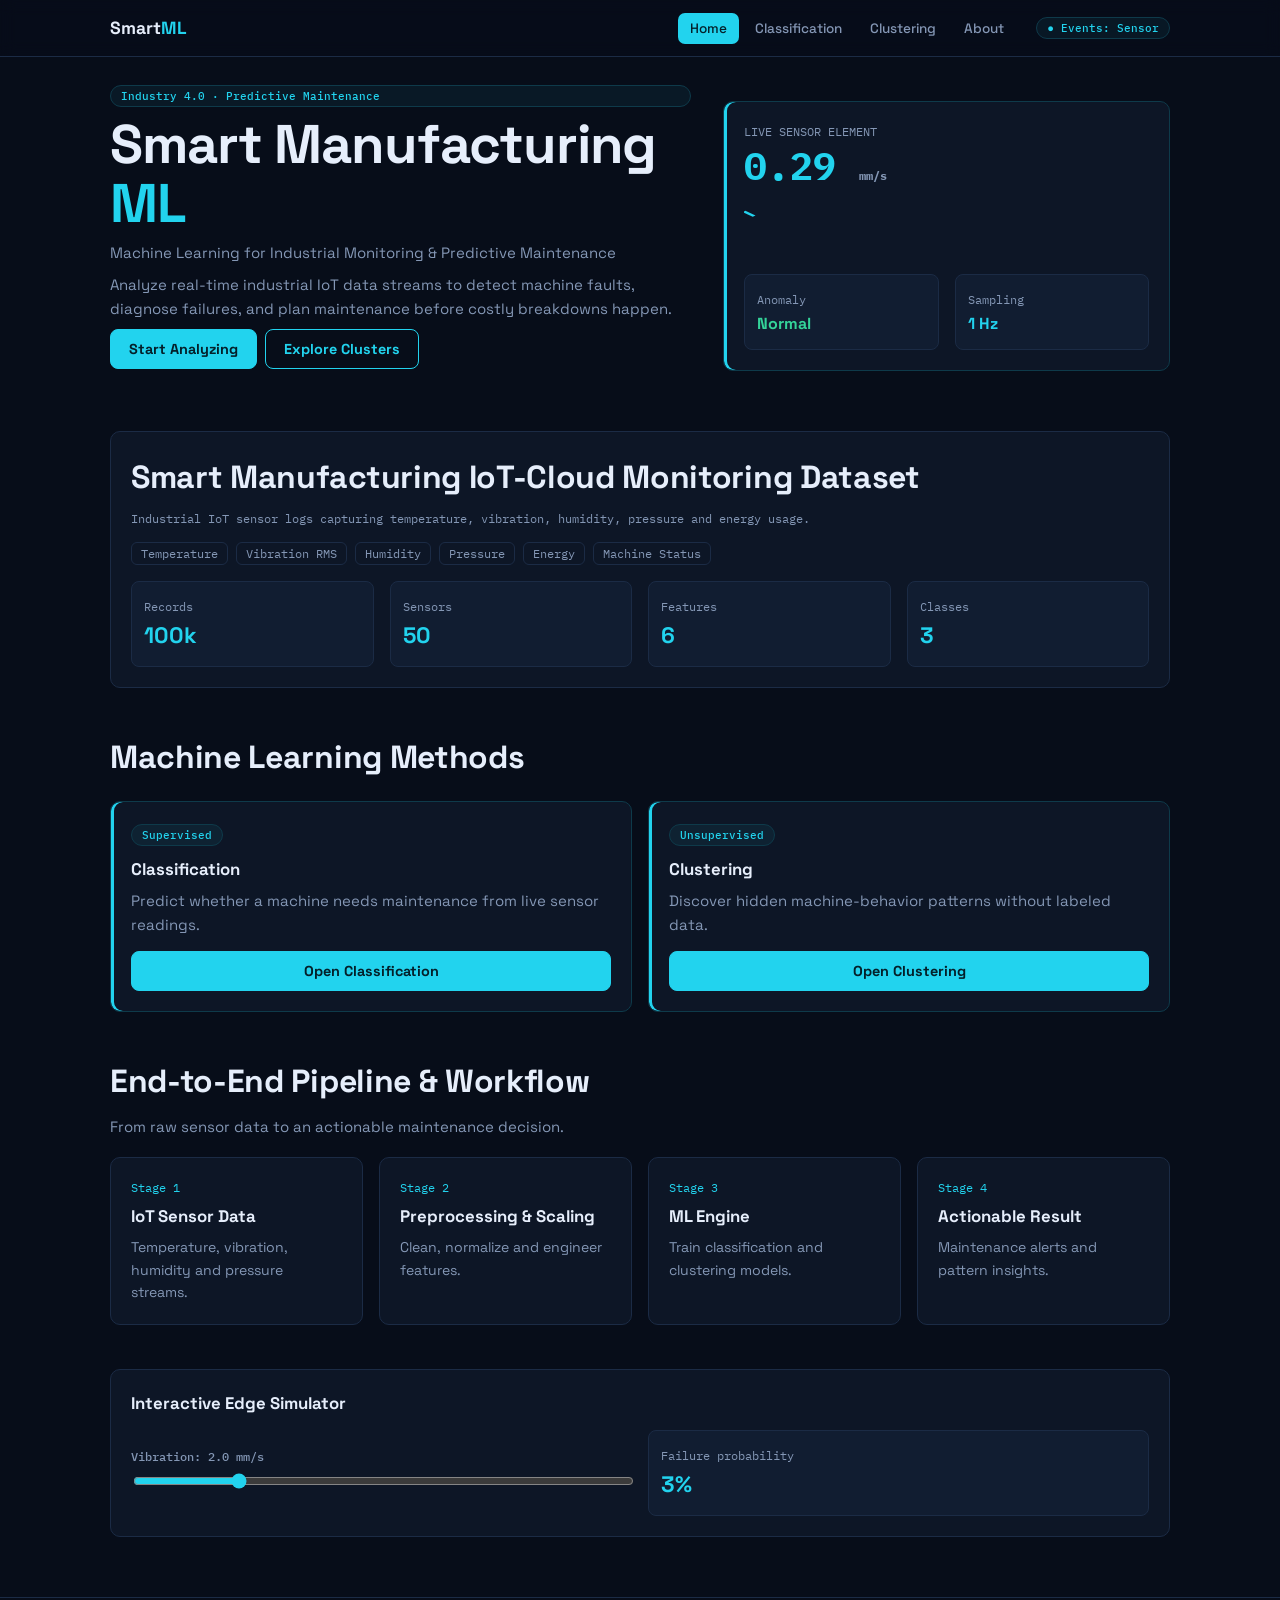
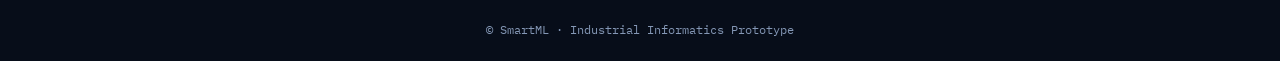
<file: smartml/index.html>
<!DOCTYPE html>
<html lang="en">
<head>
<meta charset="UTF-8">
<meta name="viewport" content="width=device-width, initial-scale=1, viewport-fit=cover">
<title>SmartML – Smart Manufacturing</title>
<link rel="preconnect" href="https://fonts.googleapis.com">
<link href="https://fonts.googleapis.com/css2?family=Space+Grotesk:wght@400;500;700&family=IBM+Plex+Mono:wght@400;500&display=swap" rel="stylesheet">
<link rel="stylesheet" href="css/tokens.css">
<link rel="stylesheet" href="css/base.css">
<link rel="stylesheet" href="css/layout.css">
<link rel="stylesheet" href="css/components.css">
<link rel="stylesheet" href="css/pages.css">
</head>
<body>

<!-- ========== NAVBAR ========== -->
<header class="nav">
  <div class="wrap">
    <a class="logo" href="#home">Smart<span class="cyan">ML</span></a>
    <nav class="tabs" aria-label="Main">
      <button class="tab" data-page="home">Home</button>
      <button class="tab" data-page="classification">Classification</button>
      <button class="tab" data-page="clustering">Clustering</button>
      <button class="tab" data-page="about">About</button>
    </nav>
    <span class="badge">● Events: Sensor</span>
  </div>
</header>

<main class="wrap">

<!-- ========== PAGE: HOME ========== -->
<section class="page" id="home">
  <div class="grid hero">
    <div class="head">
      <span class="badge">Industry 4.0 · Predictive Maintenance</span>
      <h1>Smart Manufacturing <span class="cyan">ML</span></h1>
      <p class="cyan">Machine Learning for Industrial Monitoring &amp; Predictive Maintenance</p>
      <p>Analyze real-time industrial IoT data streams to detect machine faults, diagnose failures, and plan maintenance before costly breakdowns happen.</p>
      <div class="chips">
        <button class="btn" data-go="classification">Start Analyzing</button>
        <button class="btn ghost" data-go="clustering">Explore Clusters</button>
      </div>
    </div>
    <div class="card accent" aria-live="polite">
      <div class="mono">LIVE SENSOR ELEMENT</div>
      <div class="live"><span id="liveVal">0.28</span> <span class="mono">mm/s</span></div>
      <svg class="spark" id="spark" viewBox="0 0 200 64" preserveAspectRatio="none"><polyline id="sparkLine" fill="none" stroke="#22d3ee" stroke-width="2"/></svg>
      <div class="grid g2" style="margin-top:12px">
        <div class="stat"><span class="mono">Anomaly</span><b id="liveAnom" style="font-size:1rem">Normal</b></div>
        <div class="stat"><span class="mono">Sampling</span><b style="font-size:1rem">1 Hz</b></div>
      </div>
    </div>
  </div>

  <div class="section card">
    <h2>Smart Manufacturing IoT-Cloud Monitoring Dataset</h2>
    <p class="mono" style="margin-top:6px">Industrial IoT sensor logs capturing temperature, vibration, humidity, pressure and energy usage.</p>
    <div class="chips" style="margin-top:14px">
      <span class="chip">Temperature</span><span class="chip">Vibration RMS</span><span class="chip">Humidity</span><span class="chip">Pressure</span><span class="chip">Energy</span><span class="chip">Machine Status</span>
    </div>
    <div class="grid g4 keep2" style="margin-top:16px">
      <div class="stat"><span class="mono">Records</span><b>100k</b></div>
      <div class="stat"><span class="mono">Sensors</span><b>50</b></div>
      <div class="stat"><span class="mono">Features</span><b>6</b></div>
      <div class="stat"><span class="mono">Classes</span><b>3</b></div>
    </div>
  </div>

  <div class="section">
    <div class="head"><h2>Machine Learning Methods</h2></div>
    <div class="grid g2">
      <article class="card accent">
        <span class="badge">Supervised</span>
        <h3 style="margin-top:10px">Classification</h3>
        <p style="color:var(--muted);margin:6px 0 14px">Predict whether a machine needs maintenance from live sensor readings.</p>
        <button class="btn block" data-go="classification">Open Classification</button>
      </article>
      <article class="card accent">
        <span class="badge">Unsupervised</span>
        <h3 style="margin-top:10px">Clustering</h3>
        <p style="color:var(--muted);margin:6px 0 14px">Discover hidden machine-behavior patterns without labeled data.</p>
        <button class="btn block" data-go="clustering">Open Clustering</button>
      </article>
    </div>
  </div>

  <div class="section">
    <div class="head"><h2>End-to-End Pipeline &amp; Workflow</h2><p>From raw sensor data to an actionable maintenance decision.</p></div>
    <div class="grid g4 keep2" id="pipeline"></div>
  </div>

  <div class="section card">
    <h3>Interactive Edge Simulator</h3>
    <div class="grid g2" style="margin-top:14px;align-items:center">
      <div>
        <label for="simVib">Vibration: <span id="simVibOut">2.0</span> mm/s</label>
        <input id="simVib" type="range" min="0" max="10" step="0.1" value="2">
      </div>
      <div class="stat"><span class="mono">Failure probability</span><b id="simRisk">12%</b></div>
    </div>
  </div>
</section>

<!-- ========== PAGE: CLASSIFICATION ========== -->
<section class="page" id="classification">
  <div class="head">
    <span class="badge">Supervised Learning · Classification</span>
    <h1>Maintenance Prediction</h1>
    <p>Predict maintenance needs from sensor readings using an ensemble model.</p>
  </div>
  <div class="grid" style="grid-template-columns:1fr 1fr;gap:20px" id="clsGrid">
    <div class="card">
      <h3>Input Sensor Data</h3>
      <div class="grid g2" style="margin-top:14px">
        <div class="field"><label for="fTemp">Temperature (°C)</label><input id="fTemp" type="number" value="78.2"></div>
        <div class="field"><label for="fVib">Vibration (mm/s)</label><input id="fVib" type="number" step="0.1" value="1.8"></div>
        <div class="field"><label for="fHum">Humidity (%)</label><input id="fHum" type="number" value="45"></div>
        <div class="field"><label for="fPres">Pressure (bar)</label><input id="fPres" type="number" step="0.1" value="6.2"></div>
        <div class="field"><label for="fEnergy">Energy (kWh)</label><input id="fEnergy" type="number" value="140"></div>
        <div class="field"><label for="fStatus">Machine status</label><select id="fStatus"><option>Running</option><option>Idle</option><option>Overload</option></select></div>
      </div>
      <button class="btn block" id="predictBtn">Predict Maintenance</button>
    </div>
    <div class="grid" style="align-content:start">
      <div class="card result" id="clsResult" aria-live="polite">
        <div class="mono">Prediction</div>
        <h2 id="clsLabel">Run a prediction</h2>
        <p style="color:var(--muted)" id="clsNote">Fill the sensor form and press Predict.</p>
        <div class="bar" style="margin-top:12px"><i id="clsBar" style="width:0;background:var(--green)"></i></div>
      </div>
      <div class="card">
        <h3>Model Performance</h3>
        <div class="grid g4 keep2" style="margin-top:12px">
          <div class="stat"><span class="mono">Accuracy</span><b>94.9%</b></div>
          <div class="stat"><span class="mono">Precision</span><b>93.2%</b></div>
          <div class="stat"><span class="mono">Recall</span><b>95.4%</b></div>
          <div class="stat"><span class="mono">F1</span><b>94.3%</b></div>
        </div>
      </div>
    </div>
  </div>
</section>

<!-- ========== PAGE: CLUSTERING ========== -->
<section class="page" id="clustering">
  <div class="head">
    <span class="badge">Unsupervised Learning · Clustering</span>
    <h1>Machine Pattern Clustering</h1>
    <p>Group similar operating conditions based on their sensor characteristics using high-dimensional reduction.</p>
  </div>
  <div class="grid" style="grid-template-columns:.8fr 1.4fr;gap:20px" id="cluGrid">
    <div class="grid" style="align-content:start">
      <div class="card">
        <h3>Hyperparameters</h3>
        <div class="field" style="margin-top:14px"><label for="algo">Select algorithm</label>
          <select id="algo"><option>K-Means (Min-Batch enabled)</option><option>DBSCAN</option><option>Gaussian Mixture</option></select></div>
        <div class="field"><label for="kNum">Number of clusters (k): <span id="kOut">3</span></label><input id="kNum" type="range" min="2" max="5" value="3"></div>
        <button class="btn block" id="clusterBtn">Run Clustering</button>
      </div>
      <div class="card">
        <div class="grid g3">
          <div class="stat"><span class="mono">Clusters</span><b id="sK">3</b></div>
          <div class="stat"><span class="mono">Samples</span><b>100k</b></div>
          <div class="stat"><span class="mono">Silhouette</span><b id="sSil">0.68</b></div>
        </div>
        <div class="bar" id="dist" style="margin-top:14px"></div>
      </div>
    </div>
    <div class="grid" style="align-content:start">
      <div class="card">
        <h3>Machine Clusters PCA 2D Projection</h3>
        <svg id="scatter" viewBox="0 0 400 260" role="img" aria-label="PCA scatter plot of machine clusters"></svg>
        <div class="legend mono" id="legend" style="margin-top:8px"></div>
      </div>
      <div class="card scroll">
        <h3>Centroid Characterization</h3>
        <table><thead><tr><th>Cluster</th><th>Points</th><th>Avg Temp</th><th>Avg Vib</th></tr></thead><tbody id="cTable"></tbody></table>
      </div>
    </div>
  </div>
</section>

<!-- ========== PAGE: ABOUT ========== -->
<section class="page" id="about">
  <div class="head">
    <span class="badge">Project Overview</span>
    <h1>About <span class="cyan">SmartML</span></h1>
    <p>SmartML is a web-based ML application for analyzing smart manufacturing and industrial IoT data, created as a prototype for predictive maintenance and machine behavior analysis.</p>
  </div>
  <div class="grid g3">
    <div class="card"><h3>Smart IoT Systems</h3><p class="mono">Connected sensors</p></div>
    <div class="card"><h3>Dual Paradigms</h3><p class="mono">Supervised + Unsupervised</p></div>
    <div class="card"><h3>Pure Telemetry</h3><p class="mono">Real-time signals</p></div>
  </div>
  <div class="section card accent">
    <h2>Smart Manufacturing IoT-Cloud Monitoring Dataset</h2>
    <p style="color:var(--muted);margin:8px 0 14px;max-width:70ch">Contains ~100k records from 50 industrial machines with telemetry: vibration, humidity, temperature, pressure, energy consumption, and operating state.</p>
    <div class="grid g4 keep2">
      <div class="stat"><span class="mono">Machines</span><b>50</b></div>
      <div class="stat"><span class="mono">Records</span><b>100k</b></div>
      <div class="stat"><span class="mono">Features</span><b>6</b></div>
      <div class="stat"><span class="mono">Classes</span><b>3</b></div>
    </div>
  </div>
  <div class="section">
    <div class="head"><h2>Machine Learning Methodology</h2></div>
    <div class="grid g2">
      <div class="card"><h3>Classification Engine</h3>
        <ul class="list"><li>Decision Tree <span class="mono">Baseline</span></li><li>Random Forest <span class="mono">Ensemble</span></li><li>Gradient Boosting <span class="mono">Ensemble</span></li></ul></div>
      <div class="card"><h3>Clustering Engine</h3>
        <ul class="list"><li>K-Means <span class="mono">Centroid</span></li><li>Agglomerative <span class="mono">Hierarchical</span></li><li>PCA Projection <span class="mono">2D view</span></li></ul></div>
    </div>
  </div>
  <div class="section">
    <div class="head"><h2>Industrial Informatics Tech Stack</h2></div>
    <div class="grid g4 keep2">
      <div class="card"><h3>Python</h3><p class="mono">Core language</p></div>
      <div class="card"><h3>Scikit-learn</h3><p class="mono">ML algorithms</p></div>
      <div class="card"><h3>Pandas</h3><p class="mono">Data handling</p></div>
      <div class="card"><h3>NumPy</h3><p class="mono">Numeric compute</p></div>
    </div>
  </div>
</section>

</main>

<footer><div class="wrap mono">© SmartML · Industrial Informatics Prototype</div></footer>

<!-- Scripts: classic scripts, order matters -->
<script src="js/data.js"></script>
<script src="js/router.js"></script>
<script src="js/home.js"></script>
<script src="js/classification.js"></script>
<script src="js/clustering.js"></script>
<script src="js/main.js"></script>
</body>
</html>
</file>
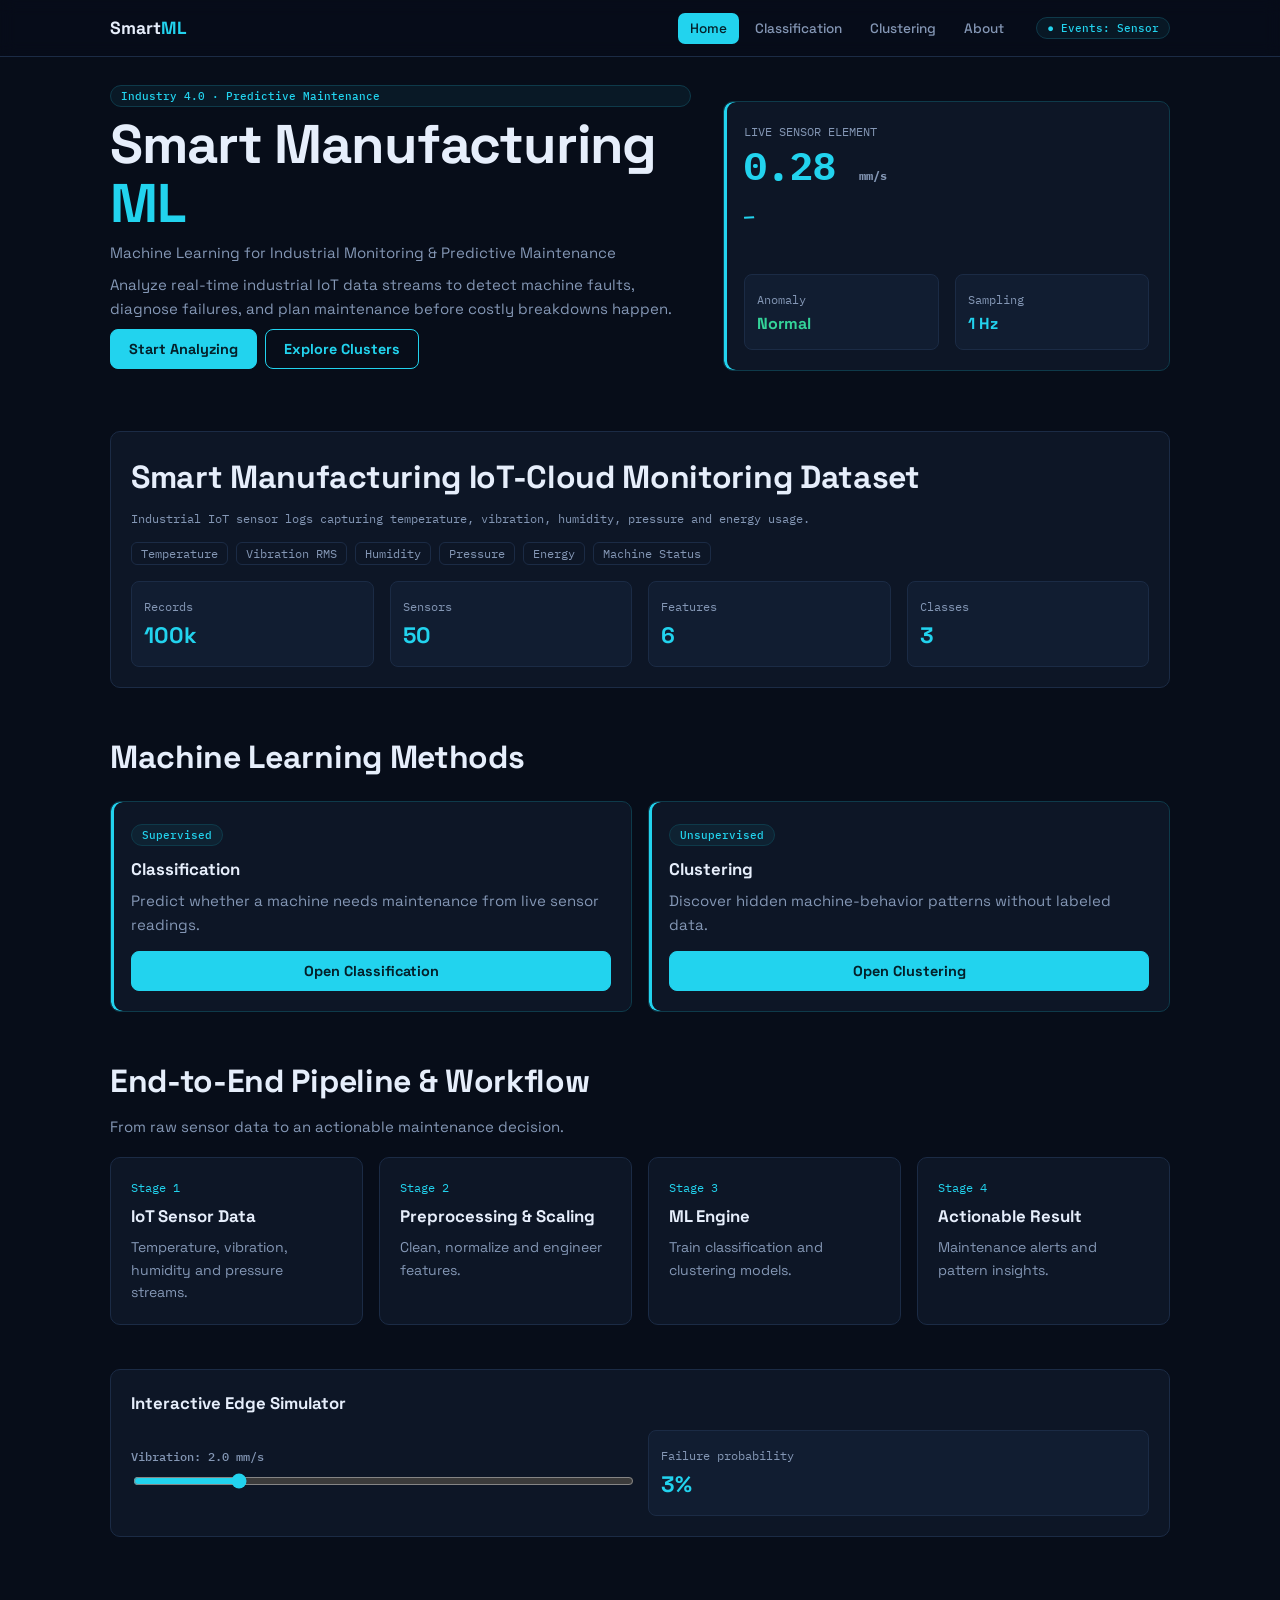
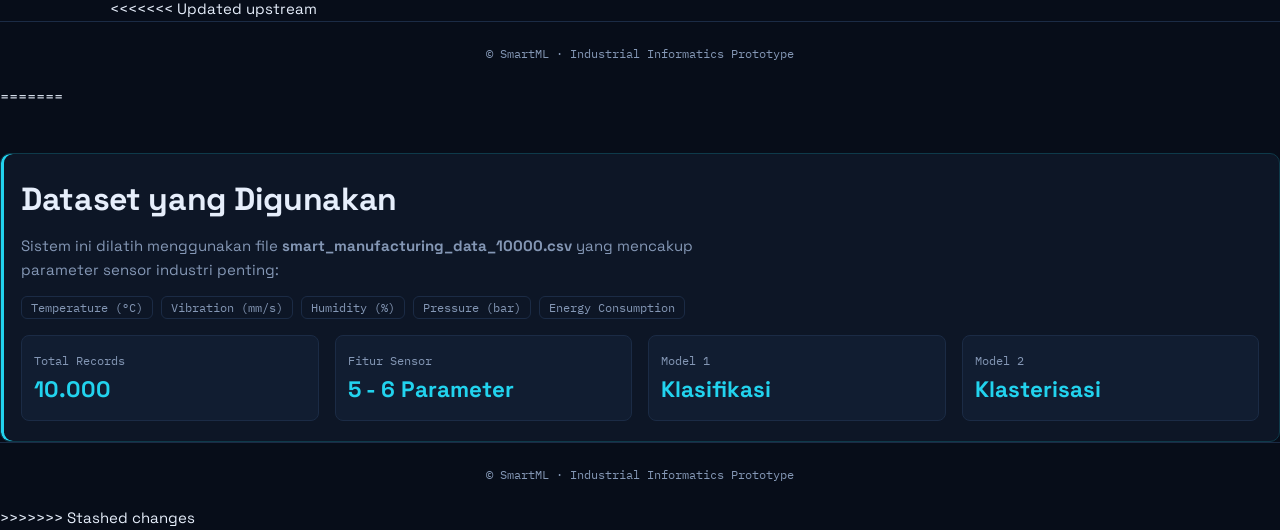
<file: templates/index.html>
<!DOCTYPE html>
<html lang="en">
<head>
<meta charset="UTF-8">
<meta name="viewport" content="width=device-width, initial-scale=1, viewport-fit=cover">
<title>SmartML – Smart Manufacturing</title>
<link rel="preconnect" href="https://fonts.googleapis.com">
<link href="https://fonts.googleapis.com/css2?family=Space+Grotesk:wght@400;500;700&family=IBM+Plex+Mono:wght@400;500&display=swap" rel="stylesheet">
<link rel="stylesheet" href="/static/css/tokens.css">
<link rel="stylesheet" href="/static/css/base.css">
<link rel="stylesheet" href="/static/css/layout.css">
<link rel="stylesheet" href="/static/css/components.css">
<link rel="stylesheet" href="/static/css/pages.css">
</head>
<body>

<!-- ========== NAVBAR ========== -->
<header class="nav">
  <div class="wrap">
    <a class="logo" href="#home">Smart<span class="cyan">ML</span></a>
    <nav class="tabs" aria-label="Main">
      <button class="tab" data-page="home">Home</button>
      <button class="tab" data-page="classification">Classification</button>
      <button class="tab" data-page="clustering">Clustering</button>
      <button class="tab" data-page="about">About</button>
    </nav>
    <span class="badge">● Events: Sensor</span>
  </div>
</header>

<main class="wrap">

<!-- ========== PAGE: HOME ========== -->
<section class="page" id="home">
  <div class="grid hero">
    <div class="head">
      <span class="badge">Industry 4.0 · Predictive Maintenance</span>
      <h1>Smart Manufacturing <span class="cyan">ML</span></h1>
      <p class="cyan">Machine Learning for Industrial Monitoring &amp; Predictive Maintenance</p>
      <p>Analyze real-time industrial IoT data streams to detect machine faults, diagnose failures, and plan maintenance before costly breakdowns happen.</p>
      <div class="chips">
        <button class="btn" data-go="classification">Start Analyzing</button>
        <button class="btn ghost" data-go="clustering">Explore Clusters</button>
      </div>
    </div>
    <div class="card accent" aria-live="polite">
      <div class="mono">LIVE SENSOR ELEMENT</div>
      <div class="live"><span id="liveVal">0.28</span> <span class="mono">mm/s</span></div>
      <svg class="spark" id="spark" viewBox="0 0 200 64" preserveAspectRatio="none"><polyline id="sparkLine" fill="none" stroke="#22d3ee" stroke-width="2"/></svg>
      <div class="grid g2" style="margin-top:12px">
        <div class="stat"><span class="mono">Anomaly</span><b id="liveAnom" style="font-size:1rem">Normal</b></div>
        <div class="stat"><span class="mono">Sampling</span><b style="font-size:1rem">1 Hz</b></div>
      </div>
    </div>
  </div>

  <div class="section card">
    <h2>Smart Manufacturing IoT-Cloud Monitoring Dataset</h2>
    <p class="mono" style="margin-top:6px">Industrial IoT sensor logs capturing temperature, vibration, humidity, pressure and energy usage.</p>
    <div class="chips" style="margin-top:14px">
      <span class="chip">Temperature</span><span class="chip">Vibration RMS</span><span class="chip">Humidity</span><span class="chip">Pressure</span><span class="chip">Energy</span><span class="chip">Machine Status</span>
    </div>
    <div class="grid g4 keep2" style="margin-top:16px">
      <div class="stat"><span class="mono">Records</span><b>100k</b></div>
      <div class="stat"><span class="mono">Sensors</span><b>50</b></div>
      <div class="stat"><span class="mono">Features</span><b>6</b></div>
      <div class="stat"><span class="mono">Classes</span><b>3</b></div>
    </div>
  </div>

  <div class="section">
    <div class="head"><h2>Machine Learning Methods</h2></div>
    <div class="grid g2">
      <article class="card accent">
        <span class="badge">Supervised</span>
        <h3 style="margin-top:10px">Classification</h3>
        <p style="color:var(--muted);margin:6px 0 14px">Predict whether a machine needs maintenance from live sensor readings.</p>
        <button class="btn block" data-go="classification">Open Classification</button>
      </article>
      <article class="card accent">
        <span class="badge">Unsupervised</span>
        <h3 style="margin-top:10px">Clustering</h3>
        <p style="color:var(--muted);margin:6px 0 14px">Discover hidden machine-behavior patterns without labeled data.</p>
        <button class="btn block" data-go="clustering">Open Clustering</button>
      </article>
    </div>
  </div>

  <div class="section">
    <div class="head"><h2>End-to-End Pipeline &amp; Workflow</h2><p>From raw sensor data to an actionable maintenance decision.</p></div>
    <div class="grid g4 keep2" id="pipeline"></div>
  </div>

  <div class="section card">
    <h3>Interactive Edge Simulator</h3>
    <div class="grid g2" style="margin-top:14px;align-items:center">
      <div>
        <label for="simVib">Vibration: <span id="simVibOut">2.0</span> mm/s</label>
        <input id="simVib" type="range" min="0" max="10" step="0.1" value="2">
      </div>
      <div class="stat"><span class="mono">Failure probability</span><b id="simRisk">12%</b></div>
    </div>
  </div>
</section>

<!-- ========== PAGE: CLASSIFICATION ========== -->
<section class="page" id="classification">
  <div class="head">
    <span class="badge">Supervised Learning · Classification</span>
    <h1>Maintenance Prediction</h1>
    <p>Predict maintenance needs from sensor readings using an ensemble model.</p>
  </div>
  <div class="grid" style="grid-template-columns:1fr 1fr;gap:20px" id="clsGrid">
    <div class="card">
      <h3>Input Sensor Data</h3>
      <div class="grid g2" style="margin-top:14px">
        <div class="field"><label for="fTemp">Temperature (°C)</label><input id="fTemp" type="number" step="0.1" value="78.2"></div>
        <div class="field"><label for="fVib">Vibration (mm/s)</label><input id="fVib" type="number" step="0.1" value="1.8"></div>
        <div class="field"><label for="fHum">Humidity (%)</label><input id="fHum" type="number" step="0.1" value="45"></div>
        <div class="field"><label for="fPres">Pressure (bar)</label><input id="fPres" type="number" step="0.1" value="6.2"></div>
        <div class="field"><label for="fEnergy">Energy (kWh)</label><input id="fEnergy" type="number" step="0.1" value="140"></div>
        <div class="field"><label for="fLife">Predicted Remaining Life (Hours)</label><input id="fLife" type="number" step="1" value="120"></div>
      </div>
      <button class="btn block" id="predictBtn">Predict Maintenance</button>
    </div>
    <div class="grid" style="align-content:start">
      <div class="card result" id="clsResult" aria-live="polite">
        <div class="mono">Prediction</div>
        <h2 id="clsLabel">Run a prediction</h2>
        <p style="color:var(--muted)" id="clsNote">Fill the sensor form and press Predict.</p>
        <div class="bar" style="margin-top:12px"><i id="clsBar" style="width:0;background:var(--green)"></i></div>
      </div>
      <div class="card">
        <h3>Model Performance</h3>
        <div class="grid g4 keep2" style="margin-top:12px">
          <div class="stat"><span class="mono">Accuracy</span><b>94.9%</b></div>
          <div class="stat"><span class="mono">Precision</span><b>93.2%</b></div>
          <div class="stat"><span class="mono">Recall</span><b>95.4%</b></div>
          <div class="stat"><span class="mono">F1</span><b>94.3%</b></div>
        </div>
<<<<<<< Updated upstream
      </div>
    </div>
  </div>
</section>

<!-- ========== PAGE: CLUSTERING ========== -->
<section class="page" id="clustering">
  <div class="head">
    <span class="badge">Unsupervised Learning · Clustering</span>
    <h1>Machine Pattern Clustering</h1>
    <p>Group similar operating conditions based on their sensor characteristics using high-dimensional reduction.</p>
  </div>
  <div class="grid" style="grid-template-columns:.8fr 1.4fr;gap:20px" id="cluGrid">
    <div class="grid" style="align-content:start">
      <div class="card">
        <h3>Hyperparameters</h3>
        <div class="field" style="margin-top:14px"><label for="algo">Select algorithm</label>
          <select id="algo"><option>K-Means (Min-Batch enabled)</option><option>DBSCAN</option><option>Gaussian Mixture</option></select></div>
        <div class="field"><label for="kNum">Number of clusters (k): <span id="kOut">3</span></label><input id="kNum" type="range" min="2" max="5" value="3"></div>
        <button class="btn block" id="clusterBtn">Run Clustering</button>
      </div>
      <div class="card">
        <div class="grid g3">
          <div class="stat"><span class="mono">Clusters</span><b id="sK">3</b></div>
          <div class="stat"><span class="mono">Samples</span><b>100k</b></div>
          <div class="stat"><span class="mono">Silhouette</span><b id="sSil">0.68</b></div>
=======

        <!-- DATASET -->

        <div class="section card">
          <h2>Smart Manufacturing IoT-Cloud Monitoring Dataset</h2>

          <p class="mono" style="margin-top: 6px">Industrial IoT sensor logs capturing temperature, vibration, humidity, pressure and energy usage.</p>

          <div class="chips" style="margin-top: 14px">
            <span class="chip">Temperature</span>
            <span class="chip">Vibration RMS</span>
            <span class="chip">Humidity</span>
            <span class="chip">Pressure</span>
            <span class="chip">Energy</span>
            <span class="chip">Machine Status</span>
          </div>

          <div class="grid g4 keep2" style="margin-top: 16px">
            <div class="stat">
              <span class="mono">Records</span>
              <b>100k</b>
            </div>

            <div class="stat">
              <span class="mono">Sensors</span>
              <b>50</b>
            </div>

            <div class="stat">
              <span class="mono">Features</span>
              <b>6</b>
            </div>

            <div class="stat">
              <span class="mono">Classes</span>
              <b>3</b>
            </div>
          </div>
        </div>

        <!-- METHODS -->

        <div class="section">
          <div class="head">
            <h2>Machine Learning Methods</h2>
          </div>

          <div class="grid g2">
            <article class="card accent">
              <span class="badge"> Supervised </span>

              <h3 style="margin-top: 10px">Classification</h3>

              <p style="color: var(--muted); margin: 6px 0 14px">Predict whether a machine needs maintenance from live sensor readings.</p>

              <button class="btn block" data-go="classification">Open Classification</button>
            </article>

            <article class="card accent">
              <span class="badge"> Unsupervised </span>

              <h3 style="margin-top: 10px">Clustering</h3>

              <p style="color: var(--muted); margin: 6px 0 14px">Discover hidden machine-behavior patterns without labeled data.</p>

              <button class="btn block" data-go="clustering">Open Clustering</button>
            </article>
          </div>
        </div>

        <!-- PIPELINE -->

        <div class="section">
          <div class="head">
            <h2>End-to-End Pipeline &amp; Workflow</h2>

            <p>From raw sensor data to an actionable maintenance decision.</p>
          </div>

          <div class="grid g4 keep2" id="pipeline"></div>
        </div>

        <!-- SIMULATOR -->

        <div class="section card">
          <h3>Interactive Edge Simulator</h3>

          <div class="grid g2" style="margin-top: 14px; align-items: center">
            <div>
              <label for="simVib">
                Vibration:
                <span id="simVibOut">2.0</span>
                mm/s
              </label>

              <input id="simVib" type="range" min="0" max="10" step="0.1" value="2" />
            </div>

            <div class="stat">
              <span class="mono"> Failure probability </span>

              <b id="simRisk"> 12% </b>
            </div>
          </div>
        </div>
      </section>

      <!-- ========================================================= -->
      <!-- CLASSIFICATION -->
      <!-- ========================================================= -->

      <section class="page" id="classification">
        <div class="head">
          <span class="badge"> Supervised Learning · Classification </span>

          <h1>Maintenance Prediction</h1>

          <p>Predict maintenance needs from sensor readings using an ensemble model.</p>
        </div>

        <div class="grid" style="grid-template-columns: 1fr 1fr; gap: 20px" id="clsGrid">
          <!-- INPUT -->

          <div class="card">
            <h3>Input Sensor Data</h3>

            <div class="grid g2" style="margin-top: 14px">
              <div class="field">
                <label for="fTemp"> Temperature (°C) </label>

                <input id="fTemp" type="number" step="0.1" value="78.2" />
              </div>

              <div class="field">
                <label for="fVib"> Vibration (mm/s) </label>

                <input id="fVib" type="number" step="0.1" value="1.8" />
              </div>

              <div class="field">
                <label for="fHum"> Humidity (%) </label>

                <input id="fHum" type="number" step="0.1" value="45" />
              </div>

              <div class="field">
                <label for="fPres"> Pressure (bar) </label>

                <input id="fPres" type="number" step="0.1" value="6.2" />
              </div>

              <div class="field">
                <label for="fEnergy"> Energy (kWh) </label>

                <input id="fEnergy" type="number" step="0.1" value="140" />
              </div>

              <div class="field">
                <label for="fLife"> Predicted Remaining Life (Hours) </label>

                <input id="fLife" type="number" step="1" value="120" />
              </div>
            </div>

            <button class="btn block" id="predictBtn">Predict Maintenance</button>
          </div>

          <!-- RESULT -->

          <div class="grid" style="align-content: start">
            <div class="card result" id="clsResult" aria-live="polite">
              <div class="mono">Prediction</div>

              <h2 id="clsLabel">Run a prediction</h2>

              <p style="color: var(--muted)" id="clsNote">Fill the sensor form and press Predict.</p>

              <div class="bar" style="margin-top: 12px">
                <i id="clsBar" style="width: 0; background: var(--green)"></i>
              </div>
            </div>
          </div>
        </div>
      </section>

      <!-- ========================================================= -->
      <!-- CLUSTERING -->
      <!-- ========================================================= -->

      <section class="page" id="clustering">
        <div class="head">
          <span class="badge"> Unsupervised Learning · Clustering </span>

          <h1>Machine Pattern Clustering</h1>

          <p>Group similar operating conditions based on their sensor characteristics using high-dimensional reduction.</p>
        </div>

        <div class="grid" style="grid-template-columns: 0.8fr 1.4fr; gap: 20px" id="cluGrid">
          <!-- LEFT SIDE -->

          <div class="grid" style="align-content: start">
            <div class="card">
              <h3>Clustering Input</h3>

              <div class="field" style="margin-top: 14px">
                <label for="clusterTemp"> Temperature (°C) </label>

                <input id="clusterTemp" type="number" step="0.1" value="75" />
              </div>

              <div class="field">
                <label for="clusterVib"> Vibration (mm/s) </label>

                <input id="clusterVib" type="number" step="0.1" value="50" />
              </div>

              <div class="field">
                <label for="clusterHum"> Humidity (%) </label>

                <input id="clusterHum" type="number" step="0.1" value="55" />
              </div>

              <div class="field">
                <label for="clusterPres"> Pressure (bar) </label>

                <input id="clusterPres" type="number" step="0.1" value="3" />
              </div>

              <div class="field">
                <label for="clusterEnergy"> Energy Consumption </label>

                <input id="clusterEnergy" type="number" step="0.1" value="2.7" />
              </div>

              <div class="field" style="display: none;">
                <label for="algo"> Select algorithm </label>

                <select id="algo">
                  <option value="kmeans">K-Means</option>
                  <option value="dbscan">DBSCAN</option>
                  <option value="gmm">Gaussian Mixture</option>
                </select>
              </div>

              <div class="field" style="display: none;">
                <label for="kNum">
                  Number of clusters (k):
                  <span id="kOut">3</span>
                </label>

                <input id="kNum" type="range" min="2" max="5" value="3" />
              </div>

              <button class="btn block" id="clusterBtn" type="button">Run Clustering</button>

              <div id="clusterMessage" class="mono" style="margin-top: 12px" aria-live="polite">Ready.</div>
            </div>
          </div>

          <!-- RIGHT SIDE -->

          <div class="grid" style="align-content: start">
            <div class="card result">
              <div class="mono">CLUSTERING RESULT</div>

              <h2 id="clusterResult">Run clustering</h2>

              <p id="clusterResultNote" style="color: var(--muted)">
                Enter the five sensor values and press
                <strong>Run Clustering</strong>.
              </p>
            </div>

            <div class="card">
              <h3>Machine Clusters PCA 2D Projection</h3>

              <svg id="scatter" viewBox="0 0 400 260" role="img" aria-label="PCA scatter plot of machine clusters"></svg>

              <div class="legend mono" id="legend" style="margin-top: 8px"></div>
            </div>
          </div>
        </div>
      </section>

      <!-- ========================================================= -->
      <!-- ABOUT (YANG SUDAH DISEDERHANAKAN) -->
      <!-- ========================================================= -->

      <section class="page" id="about">
        <div class="head">
          <span class="badge"> Project Overview </span>

          <h1>About <span class="cyan">SmartML</span></h1>

          <p>SmartML adalah aplikasi web berbasis Machine Learning untuk pemantauan kondisi mesin industri dan pemeliharaan prediktif secara *real-time*.</p>
        </div>

        <!-- PENJELASAN UTAMA -->
        <div class="grid g2" style="margin-bottom: 24px;">
          <div class="card">
            <h3>🎯 Tujuan Sistem</h3>
            <p style="color: var(--muted); margin-top: 8px; line-height: 1.6;">
              Membantu mendeteksi anomali operasional mesin pabrik lebih dini, mengelompokkan pola perilaku mesin, serta memprediksi kebutuhan pemeliharaan untuk menghindari kerusakan yang merugikan.
            </p>
          </div>

          <div class="card">
            <h3>⚙️ Teknologi & Arsitektur</h3>
            <p style="color: var(--muted); margin-top: 8px; line-height: 1.6;">
              Dibangun menggunakan Python Flask di bagian *backend*, pustaka Scikit-Learn untuk pemodelan ML (Klasifikasi & K-Means Clustering), serta antarmuka web modern interaktif.
            </p>
          </div>
>>>>>>> Stashed changes
        </div>
        <div class="bar" id="dist" style="margin-top:14px"></div>
      </div>
    </div>
    <div class="grid" style="align-content:start">
      <div class="card">
        <h3>Machine Clusters PCA 2D Projection</h3>
        <svg id="scatter" viewBox="0 0 400 260" role="img" aria-label="PCA scatter plot of machine clusters"></svg>
        <div class="legend mono" id="legend" style="margin-top:8px"></div>
      </div>
      <div class="card scroll">
        <h3>Centroid Characterization</h3>
        <table><thead><tr><th>Cluster</th><th>Points</th><th>Avg Temp</th><th>Avg Vib</th></tr></thead><tbody id="cTable"></tbody></table>
      </div>
    </div>
  </div>
</section>

<<<<<<< Updated upstream
<!-- ========== PAGE: ABOUT ========== -->
<section class="page" id="about">
  <div class="head">
    <span class="badge">Project Overview</span>
    <h1>About <span class="cyan">SmartML</span></h1>
    <p>SmartML is a web-based ML application for analyzing smart manufacturing and industrial IoT data, created as a prototype for predictive maintenance and machine behavior analysis.</p>
  </div>
  <div class="grid g3">
    <div class="card"><h3>Smart IoT Systems</h3><p class="mono">Connected sensors</p></div>
    <div class="card"><h3>Dual Paradigms</h3><p class="mono">Supervised + Unsupervised</p></div>
    <div class="card"><h3>Pure Telemetry</h3><p class="mono">Real-time signals</p></div>
  </div>
  <div class="section card accent">
    <h2>Smart Manufacturing IoT-Cloud Monitoring Dataset</h2>
    <p style="color:var(--muted);margin:8px 0 14px;max-width:70ch">Contains ~100k records from 50 industrial machines with telemetry: vibration, humidity, temperature, pressure, energy consumption, and operating state.</p>
    <div class="grid g4 keep2">
      <div class="stat"><span class="mono">Machines</span><b>50</b></div>
      <div class="stat"><span class="mono">Records</span><b>100k</b></div>
      <div class="stat"><span class="mono">Features</span><b>6</b></div>
      <div class="stat"><span class="mono">Classes</span><b>3</b></div>
    </div>
  </div>
  <div class="section">
    <div class="head"><h2>Machine Learning Methodology</h2></div>
    <div class="grid g2">
      <div class="card"><h3>Classification Engine</h3>
        <ul class="list"><li>Decision Tree <span class="mono">Baseline</span></li><li>Random Forest <span class="mono">Ensemble</span></li><li>Gradient Boosting <span class="mono">Ensemble</span></li></ul></div>
      <div class="card"><h3>Clustering Engine</h3>
        <ul class="list"><li>K-Means <span class="mono">Centroid</span></li><li>Agglomerative <span class="mono">Hierarchical</span></li><li>PCA Projection <span class="mono">2D view</span></li></ul></div>
    </div>
  </div>
  <div class="section">
    <div class="head"><h2>Industrial Informatics Tech Stack</h2></div>
    <div class="grid g4 keep2">
      <div class="card"><h3>Python</h3><p class="mono">Core language</p></div>
      <div class="card"><h3>Scikit-learn</h3><p class="mono">ML algorithms</p></div>
      <div class="card"><h3>Pandas</h3><p class="mono">Data handling</p></div>
      <div class="card"><h3>NumPy</h3><p class="mono">Numeric compute</p></div>
    </div>
  </div>
</section>

</main>

<footer><div class="wrap mono">© SmartML · Industrial Informatics Prototype</div></footer>

<!-- Scripts: classic scripts, order matters -->
<script src="/static/js/data.js"></script>
<script src="/static/js/router.js"></script>
<script src="/static/js/home.js"></script>
<script src="/static/js/classification.js"></script>
<script src="/static/js/clustering.js"></script>
<script src="/static/js/main.js"></script>
</body>
</html>
=======
        <!-- DATASET -->
        <div class="section card accent">
          <h2>Dataset yang Digunakan</h2>

          <p style="color: var(--muted); margin: 8px 0 14px; max-width: 70ch">
            Sistem ini dilatih menggunakan file <strong>smart_manufacturing_data_10000.csv</strong> yang mencakup parameter sensor industri penting:
          </p>

          <div class="chips" style="margin-bottom: 16px;">
            <span class="chip">Temperature (°C)</span>
            <span class="chip">Vibration (mm/s)</span>
            <span class="chip">Humidity (%)</span>
            <span class="chip">Pressure (bar)</span>
            <span class="chip">Energy Consumption</span>
          </div>

          <div class="grid g4 keep2">
            <div class="stat">
              <span class="mono">Total Records</span>
              <b>10.000</b>
            </div>

            <div class="stat">
              <span class="mono">Fitur Sensor</span>
              <b>5 - 6 Parameter</b>
            </div>

            <div class="stat">
              <span class="mono">Model 1</span>
              <b>Klasifikasi</b>
            </div>

            <div class="stat">
              <span class="mono">Model 2</span>
              <b>Klasterisasi</b>
            </div>
          </div>
        </div>
      </section>
    </main>

    <!-- ========================================================= -->
    <!-- FOOTER -->
    <!-- ========================================================= -->

    <footer>
      <div class="wrap mono">© SmartML · Industrial Informatics Prototype</div>
    </footer>

    <!-- ========================================================= -->
    <!-- JAVASCRIPT -->
    <!-- ========================================================= -->

    <script src="/static/js/data.js"></script>
    <script src="/static/js/router.js"></script>
    <script src="/static/js/home.js"></script>
    <script src="/static/js/classification.js"></script>
    <script src="/static/js/clustering.js"></script>
    <script src="/static/js/main.js"></script>
  </body>
</html>
>>>>>>> Stashed changes
</file>
<file: smartml/css/tokens.css>
/* ========== 1. TOKENS ========== */
:root{
  --bg:#070d19; --panel:#0d1626; --panel-2:#111d31; --line:#1b2b45;
  --text:#e6eefb; --muted:#8497b5; --cyan:#22d3ee; --cyan-dim:#0e3a4a;
  --green:#34d399; --red:#f43f5e; --amber:#fbbf24;
  --f-sans:'Space Grotesk',system-ui,sans-serif; --f-mono:'IBM Plex Mono',ui-monospace,monospace;
  --r:10px;
  box-sizing:border-box; padding-top:env(safe-area-inset-top,0px); padding-bottom:env(safe-area-inset-bottom,0px);
}
html{scroll-padding-top:env(safe-area-inset-top,0px);color-scheme:dark}
</file>
<file: smartml/css/base.css>
/* ========== 2. BASE ========== */
*,*::before,*::after{box-sizing:border-box}
body{margin:0;background:var(--bg);color:var(--text);font:400 15px/1.6 var(--f-sans)}
h1,h2,h3,p{margin:0}
h1{font-size:clamp(2rem,5vw,3.4rem);line-height:1.08;font-weight:700;letter-spacing:-.02em}
h2{font-size:clamp(1.4rem,3vw,2rem);font-weight:700;letter-spacing:-.01em}
h3{font-size:1.05rem;font-weight:700}
.mono{font-family:var(--f-mono);font-size:.75rem;color:var(--muted)}
.cyan{color:var(--cyan)} a{color:inherit}
:focus-visible{outline:2px solid var(--cyan);outline-offset:2px}
</file>
<file: smartml/css/layout.css>
/* ========== 3. LAYOUT ========== */
.wrap{max-width:1100px;margin:0 auto;padding:0 20px}
.page{display:none;padding:28px 0 60px} .page.active{display:block}
.section{margin-top:44px}
.grid{display:grid;gap:16px}
.g2{grid-template-columns:repeat(2,1fr)} .g3{grid-template-columns:repeat(3,1fr)} .g4{grid-template-columns:repeat(4,1fr)}
.hero{grid-template-columns:1.3fr 1fr;align-items:center;gap:32px}
@media(max-width:820px){.g2,.g3,.g4,.hero{grid-template-columns:1fr}.g4.keep2{grid-template-columns:1fr 1fr}}

/* Two-column app pages stack on mobile */
/* Responsive stacking for two-column app pages */
@media(max-width:820px){#clsGrid,#cluGrid{grid-template-columns:1fr!important}}
</file>
<file: smartml/css/components.css>
/* ========== 4. COMPONENTS ========== */
.nav{position:sticky;top:env(safe-area-inset-top,0px);z-index:10;background:rgba(7,13,25,.92);backdrop-filter:blur(8px);border-bottom:1px solid var(--line)}
.nav .wrap{display:flex;align-items:center;gap:20px;height:56px}
.logo{font-weight:700;font-size:1.1rem;text-decoration:none;margin-right:auto}
.tabs{display:flex;gap:4px;overflow-x:auto}
.tab{background:none;border:0;color:var(--muted);font:500 .85rem var(--f-sans);padding:7px 12px;border-radius:7px;cursor:pointer;white-space:nowrap}
.tab:hover{color:var(--text)} .tab.active{background:var(--cyan);color:#04202a}
.badge{display:inline-flex;gap:6px;align-items:center;font:500 .7rem var(--f-mono);color:var(--cyan);border:1px solid var(--cyan-dim);background:rgba(34,211,238,.06);padding:3px 10px;border-radius:99px}
.card{background:var(--panel);border:1px solid var(--line);border-radius:var(--r);padding:20px}
.card.accent{border-color:var(--cyan-dim);box-shadow:inset 3px 0 0 var(--cyan)}
.btn{display:inline-flex;justify-content:center;align-items:center;gap:8px;background:var(--cyan);color:#04202a;font:700 .9rem var(--f-sans);border:1px solid var(--cyan);border-radius:8px;padding:10px 18px;cursor:pointer;text-decoration:none}
.btn:hover{filter:brightness(1.1)} .btn.ghost{background:transparent;color:var(--cyan)} .btn.block{width:100%}
label{display:block;font:500 .75rem var(--f-mono);color:var(--muted);margin-bottom:6px}
input,select{width:100%;background:var(--panel-2);border:1px solid var(--line);border-radius:8px;color:var(--text);font:400 .9rem var(--f-mono);padding:10px 12px}
input[type=range]{padding:0;accent-color:var(--cyan)}
.field{margin-bottom:14px}
.stat{background:var(--panel-2);border:1px solid var(--line);border-radius:8px;padding:12px}
.stat b{display:block;font-size:1.4rem;color:var(--cyan)}
.chips{display:flex;flex-wrap:wrap;gap:8px}
.chip{font:400 .72rem var(--f-mono);color:var(--muted);border:1px solid var(--line);border-radius:6px;padding:3px 9px}
.head{margin-bottom:18px;display:grid;gap:8px}
.head p{color:var(--muted);max-width:60ch}
.list{list-style:none;margin:12px 0 0;padding:0;display:grid;gap:8px}
.list li{background:var(--panel-2);border:1px solid var(--line);border-radius:8px;padding:10px 12px;font-size:.88rem;display:flex;justify-content:space-between;gap:10px}
.bar{display:flex;height:10px;border-radius:99px;overflow:hidden;background:var(--panel-2)}
table{width:100%;border-collapse:collapse;font:400 .82rem var(--f-mono)}
th,td{text-align:left;padding:9px 8px;border-bottom:1px solid var(--line)} th{color:var(--muted);font-weight:500}
.scroll{overflow-x:auto}
.result{border-left:4px solid var(--green)} .result.bad{border-left-color:var(--red)}
footer{border-top:1px solid var(--line);padding:22px 0;text-align:center}
</file>
<file: smartml/css/pages.css>
/* ========== 5. PAGE-SPECIFIC ========== */
.live{font:700 2.4rem var(--f-mono);color:var(--cyan)}
.spark{width:100%;height:64px}
.step .mono{color:var(--cyan)}
#scatter{width:100%;height:auto;background:var(--panel-2);border:1px solid var(--line);border-radius:8px}
.legend i{display:inline-block;width:9px;height:9px;border-radius:50%;margin-right:6px}
</file>
<file: static/css/tokens.css>
/* ========== 1. TOKENS ========== */
:root{
  --bg:#070d19; --panel:#0d1626; --panel-2:#111d31; --line:#1b2b45;
  --text:#e6eefb; --muted:#8497b5; --cyan:#22d3ee; --cyan-dim:#0e3a4a;
  --green:#34d399; --red:#f43f5e; --amber:#fbbf24;
  --f-sans:'Space Grotesk',system-ui,sans-serif; --f-mono:'IBM Plex Mono',ui-monospace,monospace;
  --r:10px;
  box-sizing:border-box; padding-top:env(safe-area-inset-top,0px); padding-bottom:env(safe-area-inset-bottom,0px);
}
html{scroll-padding-top:env(safe-area-inset-top,0px);color-scheme:dark}
</file>
<file: static/css/base.css>
/* ========== 2. BASE ========== */
*,*::before,*::after{box-sizing:border-box}
body{margin:0;background:var(--bg);color:var(--text);font:400 15px/1.6 var(--f-sans)}
h1,h2,h3,p{margin:0}
h1{font-size:clamp(2rem,5vw,3.4rem);line-height:1.08;font-weight:700;letter-spacing:-.02em}
h2{font-size:clamp(1.4rem,3vw,2rem);font-weight:700;letter-spacing:-.01em}
h3{font-size:1.05rem;font-weight:700}
.mono{font-family:var(--f-mono);font-size:.75rem;color:var(--muted)}
.cyan{color:var(--cyan)} a{color:inherit}
:focus-visible{outline:2px solid var(--cyan);outline-offset:2px}
</file>
<file: static/css/layout.css>
/* ========== 3. LAYOUT ========== */
.wrap{max-width:1100px;margin:0 auto;padding:0 20px}
.page{display:none;padding:28px 0 60px} .page.active{display:block}
.section{margin-top:44px}
.grid{display:grid;gap:16px}
.g2{grid-template-columns:repeat(2,1fr)} .g3{grid-template-columns:repeat(3,1fr)} .g4{grid-template-columns:repeat(4,1fr)}
.hero{grid-template-columns:1.3fr 1fr;align-items:center;gap:32px}
@media(max-width:820px){.g2,.g3,.g4,.hero{grid-template-columns:1fr}.g4.keep2{grid-template-columns:1fr 1fr}}

/* Two-column app pages stack on mobile */
/* Responsive stacking for two-column app pages */
@media(max-width:820px){#clsGrid,#cluGrid{grid-template-columns:1fr!important}}
</file>
<file: static/css/components.css>
/* ========== 4. COMPONENTS ========== */
.nav{position:sticky;top:env(safe-area-inset-top,0px);z-index:10;background:rgba(7,13,25,.92);backdrop-filter:blur(8px);border-bottom:1px solid var(--line)}
.nav .wrap{display:flex;align-items:center;gap:20px;height:56px}
.logo{font-weight:700;font-size:1.1rem;text-decoration:none;margin-right:auto}
.tabs{display:flex;gap:4px;overflow-x:auto}
.tab{background:none;border:0;color:var(--muted);font:500 .85rem var(--f-sans);padding:7px 12px;border-radius:7px;cursor:pointer;white-space:nowrap}
.tab:hover{color:var(--text)} .tab.active{background:var(--cyan);color:#04202a}
.badge{display:inline-flex;gap:6px;align-items:center;font:500 .7rem var(--f-mono);color:var(--cyan);border:1px solid var(--cyan-dim);background:rgba(34,211,238,.06);padding:3px 10px;border-radius:99px}
.card{background:var(--panel);border:1px solid var(--line);border-radius:var(--r);padding:20px}
.card.accent{border-color:var(--cyan-dim);box-shadow:inset 3px 0 0 var(--cyan)}
.btn{display:inline-flex;justify-content:center;align-items:center;gap:8px;background:var(--cyan);color:#04202a;font:700 .9rem var(--f-sans);border:1px solid var(--cyan);border-radius:8px;padding:10px 18px;cursor:pointer;text-decoration:none}
.btn:hover{filter:brightness(1.1)} .btn.ghost{background:transparent;color:var(--cyan)} .btn.block{width:100%}
label{display:block;font:500 .75rem var(--f-mono);color:var(--muted);margin-bottom:6px}
input,select{width:100%;background:var(--panel-2);border:1px solid var(--line);border-radius:8px;color:var(--text);font:400 .9rem var(--f-mono);padding:10px 12px}
input[type=range]{padding:0;accent-color:var(--cyan)}
.field{margin-bottom:14px}
.stat{background:var(--panel-2);border:1px solid var(--line);border-radius:8px;padding:12px}
.stat b{display:block;font-size:1.4rem;color:var(--cyan)}
.chips{display:flex;flex-wrap:wrap;gap:8px}
.chip{font:400 .72rem var(--f-mono);color:var(--muted);border:1px solid var(--line);border-radius:6px;padding:3px 9px}
.head{margin-bottom:18px;display:grid;gap:8px}
.head p{color:var(--muted);max-width:60ch}
.list{list-style:none;margin:12px 0 0;padding:0;display:grid;gap:8px}
.list li{background:var(--panel-2);border:1px solid var(--line);border-radius:8px;padding:10px 12px;font-size:.88rem;display:flex;justify-content:space-between;gap:10px}
.bar{display:flex;height:10px;border-radius:99px;overflow:hidden;background:var(--panel-2)}
table{width:100%;border-collapse:collapse;font:400 .82rem var(--f-mono)}
th,td{text-align:left;padding:9px 8px;border-bottom:1px solid var(--line)} th{color:var(--muted);font-weight:500}
.scroll{overflow-x:auto}
.result{border-left:4px solid var(--green)} .result.bad{border-left-color:var(--red)}
footer{border-top:1px solid var(--line);padding:22px 0;text-align:center}
</file>
<file: static/css/pages.css>
/* ========== 5. PAGE-SPECIFIC ========== */
.live{font:700 2.4rem var(--f-mono);color:var(--cyan)}
.spark{width:100%;height:64px}
.step .mono{color:var(--cyan)}
#scatter{width:100%;height:auto;background:var(--panel-2);border:1px solid var(--line);border-radius:8px}
.legend i{display:inline-block;width:9px;height:9px;border-radius:50%;margin-right:6px}
</file>
